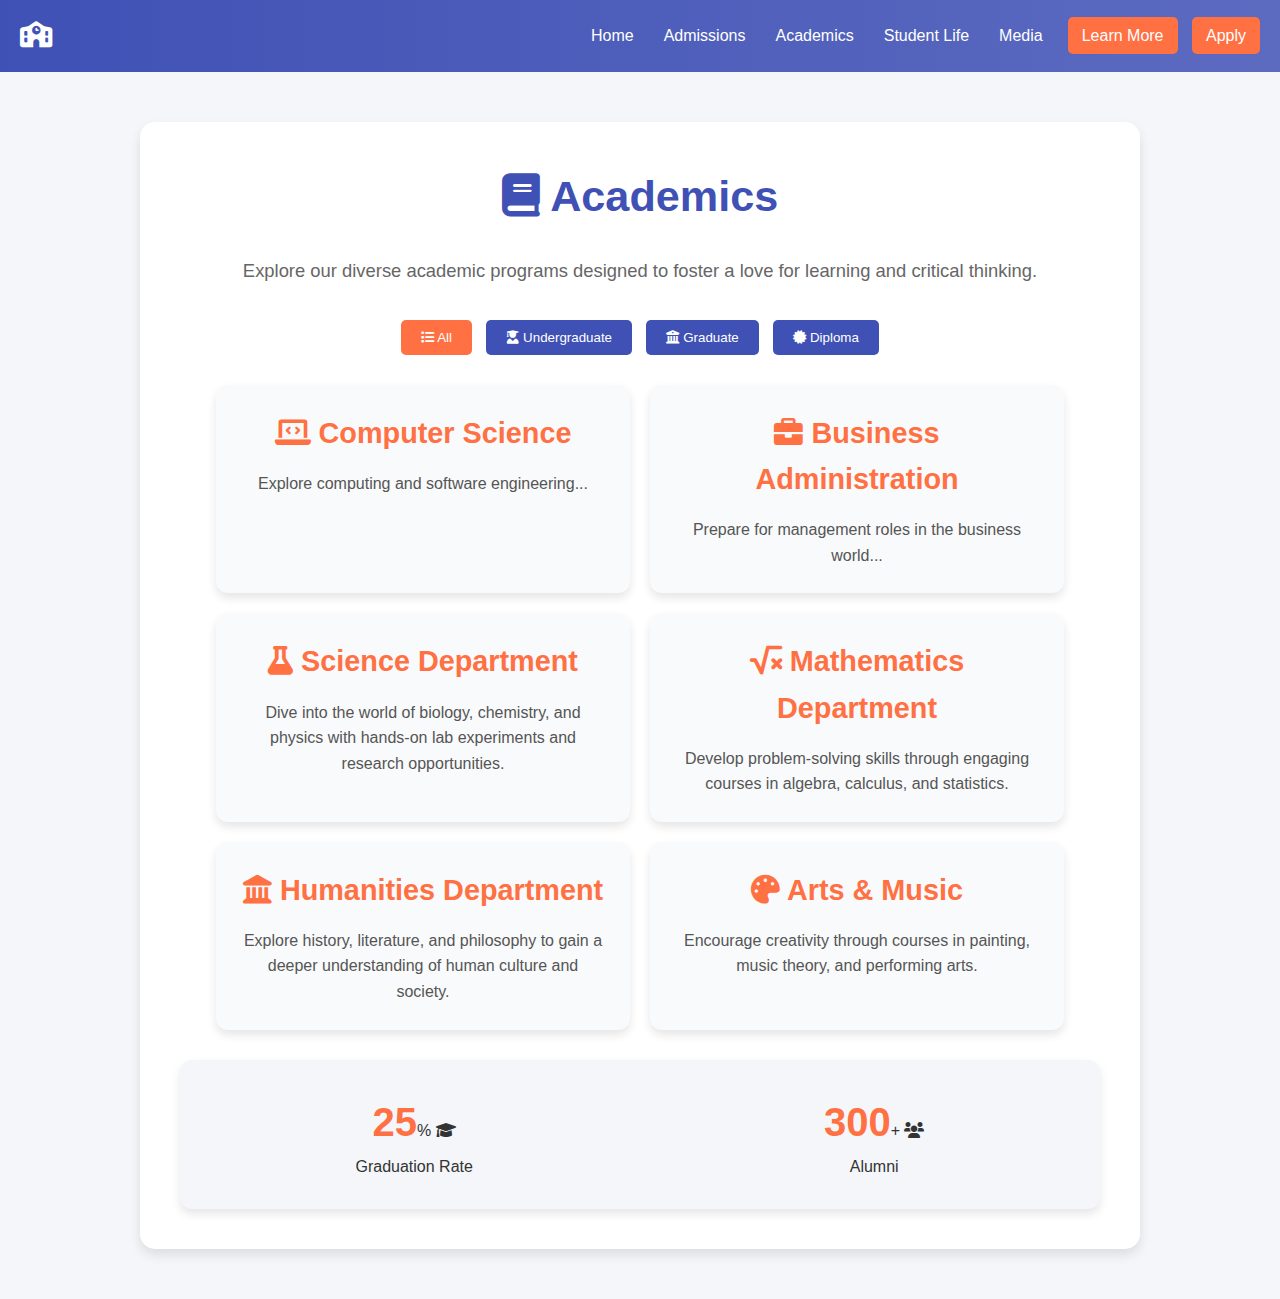
<file: academics.html>
<!DOCTYPE html>
<html lang="en">
<head>
  <meta charset="UTF-8">
  <meta name="viewport" content="width=device-width, initial-scale=1.0">
  <title>About Us - School Website</title>
  <link rel="stylesheet" href="css/academics.css">
  <link href="https://cdnjs.cloudflare.com/ajax/libs/font-awesome/6.0.0-beta3/css/all.min.css" rel="stylesheet">

</head>
<body>

<!-- Header -->
<header class="header">
  <div class="container">
  <div class="logo">
  <i class="fas fa-school"></i> 
</div>
    <!-- Menu Icon for Mobile Toggle -->
    <div id="menu-icon" class="menu-icon">
      &#9776; <!-- Unicode for hamburger menu icon -->
    </div>

    <!-- Menu Content (Initially Hidden on Mobile) -->
    <div class="menu-content">
      <nav class="navbar">
        <a href="index.html">Home</a>
        <a href="admission.html">Admissions</a>
        <a href="academics.html">Academics</a>
        <a href="student.html">Student Life</a>
        <a href="community.html">Media</a>
      </nav>
      
      <div class="actions">
        <a href="learn.html" class="button">Learn More</a>
        <a href="application.html" class="button">Apply</a>
      </div>
    </div>
  </div>
</header>

  </nav>
        </div>
    </header>
    <main class="main-content">
    <section class="academics">
        <h1><i class="fas fa-book"></i> Academics</h1>
        <p>Explore our diverse academic programs designed to foster a love for learning and critical thinking.</p>
    </section>

    <!-- Filterable Categories -->
    <div class="filter-container">
        <button class="filter-btn active" onclick="filterPrograms('all')"><i class="fas fa-list"></i> All</button>
        <button class="filter-btn" onclick="filterPrograms('undergraduate')"><i class="fas fa-user-graduate"></i> Undergraduate</button>
        <button class="filter-btn" onclick="filterPrograms('graduate')"><i class="fas fa-university"></i> Graduate</button>
        <button class="filter-btn" onclick="filterPrograms('diploma')"><i class="fas fa-certificate"></i> Diploma</button>
    </div>

    <!-- Programs Section -->
    <div class="programs">
        <div class="program undergraduate" onclick="openModal('Computer Science', 'Explore computing and software engineering...')">
            <h2><i class="fas fa-laptop-code"></i> Computer Science</h2>
            <p>Explore computing and software engineering...</p>
        </div>
        <div class="program undergraduate" onclick="openModal('Business Administration', 'Prepare for management roles in the business world...')">
            <h2><i class="fas fa-briefcase"></i> Business Administration</h2>
            <p>Prepare for management roles in the business world...</p>
        </div>
        <div class="program graduate" onclick="openModal('Science Department', 'Dive into the world of biology, chemistry, and physics with hands-on lab experiments and research opportunities.')">
            <h2><i class="fas fa-flask"></i> Science Department</h2>
            <p>Dive into the world of biology, chemistry, and physics with hands-on lab experiments and research opportunities.</p>
        </div>
        <div class="program graduate" onclick="openModal('Mathematics Department', 'Develop problem-solving skills through engaging courses in algebra, calculus, and statistics.')">
            <h2><i class="fas fa-square-root-alt"></i> Mathematics Department</h2>
            <p>Develop problem-solving skills through engaging courses in algebra, calculus, and statistics.</p>
        </div>
        <div class="program diploma" onclick="openModal('Humanities Department', 'Explore history, literature, and philosophy to gain a deeper understanding of human culture and society.')">
            <h2><i class="fas fa-landmark"></i> Humanities Department</h2>
            <p>Explore history, literature, and philosophy to gain a deeper understanding of human culture and society.</p>
        </div>
        <div class="program diploma" onclick="openModal('Arts & Music', 'Encourage creativity through courses in painting, music theory, and performing arts.')">
            <h2><i class="fas fa-palette"></i> Arts & Music</h2>
            <p>Encourage creativity through courses in painting, music theory, and performing arts.</p>
        </div>
    </div>

    <!-- Program Details Modal -->
    <div id="programModal" class="modal">
        <div class="modal-content">
            <span class="close" onclick="closeModal()">&times;</span>
            <h2 id="modalTitle">Program Title</h2>
            <p id="modalDescription">Program description goes here...</p>
        </div>
    </div>

    <!-- Statistics Section -->
    <div class="statistics">
        <div class="stat">
            <span class="stat-value" data-count="98">0</span>% 
            <i class="fas fa-graduation-cap"></i>
            <p>Graduation Rate</p>
        </div>
        <div class="stat">
            <span class="stat-value" data-count="1200">0</span>+ 
            <i class="fas fa-users"></i>
            <p>Alumni</p>
        </div>
    </div>
</main>


    <script src="academics.js"></script>
    <script src="learn.js"></script>
</body>
</html>
</file>
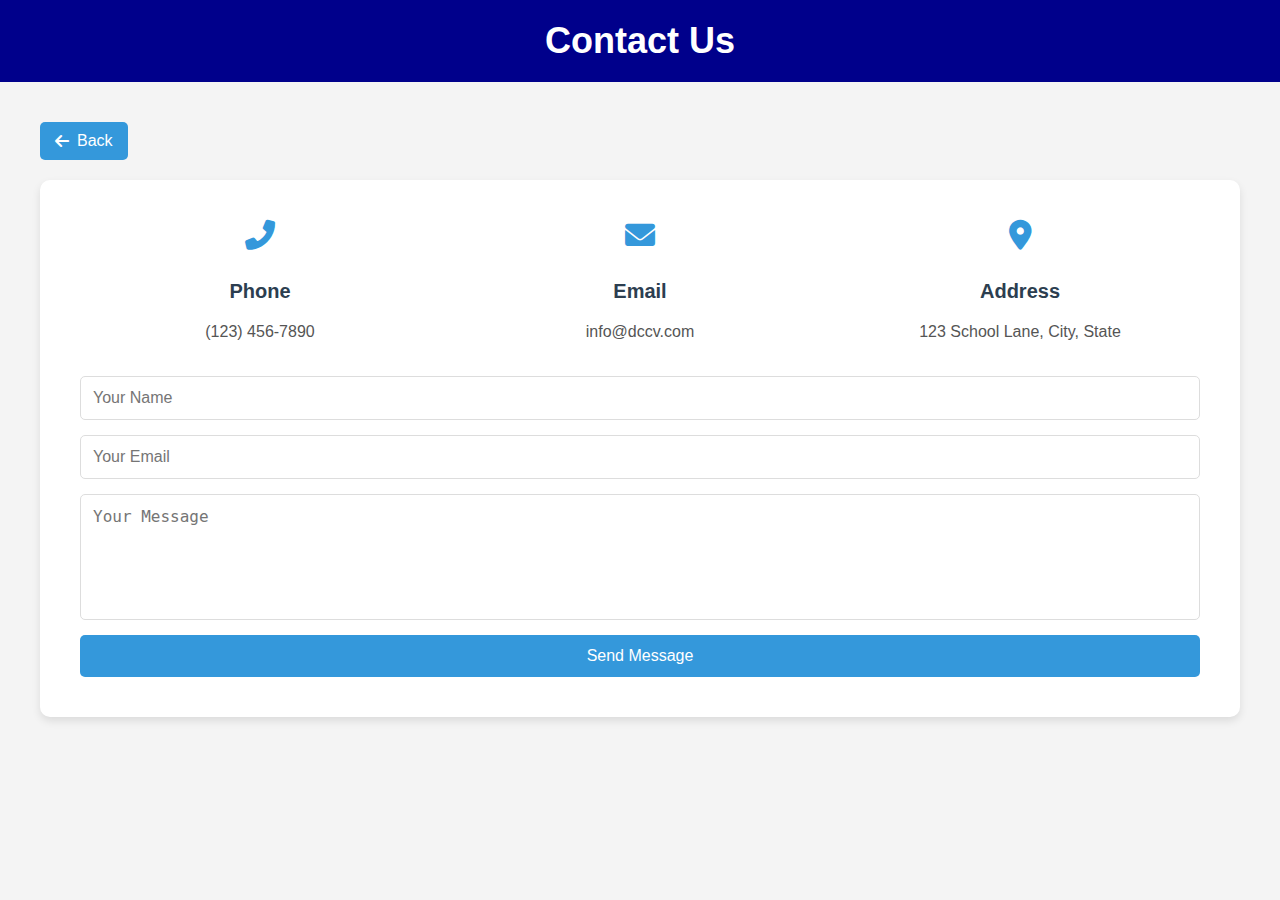
<file: contact.html>
<!DOCTYPE html>
<html lang="en">
<head>
    <meta charset="UTF-8">
    <meta name="viewport" content="width=device-width, initial-scale=1.0">
    <title>Contact Us | School Website</title>
    <link href="https://cdnjs.cloudflare.com/ajax/libs/font-awesome/6.0.0-beta3/css/all.min.css" rel="stylesheet">
    <style>
        /* General Page Styles */
        body {
            font-family: 'Arial', sans-serif;
            margin: 0;
            padding: 0;
            background-color: #f4f4f4;
            color: #333;
        }

        header {
            background-color: darkblue;
            color: white;
            padding: 20px 0;
            text-align: center;
        }

        header h1 {
            margin: 0;
            font-size: 36px;
        }

        .container {
            max-width: 1200px;
            margin: 20px auto;
            padding: 20px;
        }

        .back-button {
            display: inline-flex;
            align-items: center;
            background-color: #3498db;
            color: white;
            text-decoration: none;
            padding: 10px 15px;
            border-radius: 5px;
            font-size: 16px;
            margin-bottom: 20px;
            transition: background-color 0.3s ease;
        }

        .back-button i {
            margin-right: 8px;
        }

        .back-button:hover {
            background-color: #2c81ba;
        }

        .contact-content {
            background: white;
            border-radius: 10px;
            box-shadow: 0 4px 8px rgba(0, 0, 0, 0.1);
            padding: 40px;
            color: #555;
        }

        .contact-info {
            display: flex;
            flex-wrap: wrap;
            justify-content: space-between;
            gap: 20px;
            margin-bottom: 30px;
        }

        .contact-item {
            flex: 1;
            min-width: 300px;
            text-align: center;
        }

        .contact-item i {
            font-size: 30px;
            color: #3498db;
            margin-bottom: 10px;
        }

        .contact-item h3 {
            font-size: 20px;
            color: #2c3e50;
        }

        .contact-item p {
            font-size: 16px;
            margin: 5px 0;
        }

        form {
            display: flex;
            flex-direction: column;
            gap: 15px;
        }

        form input, form textarea, form button {
            padding: 12px;
            border-radius: 5px;
            border: 1px solid #ddd;
            font-size: 16px;
        }

        form textarea {
            resize: none;
            height: 100px;
        }

        form button {
            background-color: #3498db;
            color: white;
            border: none;
            cursor: pointer;
            transition: background-color 0.3s ease;
        }

        form button:hover {
            background-color: #2c81ba;
        }

        /* Responsive Design */
        @media (max-width: 768px) {
            header h1 {
                font-size: 28px;
            }

            .contact-info {
                flex-direction: column;
            }

            .back-button {
                font-size: 14px;
                padding: 8px 12px;
            }
        }
    </style>
</head>
<body>

    <!-- Header Section -->
    <header>
        <h1>Contact Us</h1>
    </header>

    <!-- Main Content -->
    <div class="container">
        <!-- Back Button -->
        <a href="javascript:history.back()" class="back-button">
            <i class="fas fa-arrow-left"></i> Back
        </a>

        <!-- Contact Section -->
        <div class="contact-content">
            <div class="contact-info">
                <!-- Contact Details -->
                <div class="contact-item">
                    <i class="fas fa-phone-alt"></i>
                    <h3>Phone</h3>
                    <p>(123) 456-7890</p>
                </div>
                <div class="contact-item">
                    <i class="fas fa-envelope"></i>
                    <h3>Email</h3>
                    <p>info@dccv.com</p>
                </div>
                <div class="contact-item">
                    <i class="fas fa-map-marker-alt"></i>
                    <h3>Address</h3>
                    <p>123 School Lane, City, State</p>
                </div>
            </div>

            <!-- Contact Form -->
            <form action="/submit-contact-form" method="POST">
                <input type="text" name="name" placeholder="Your Name" required>
                <input type="email" name="email" placeholder="Your Email" required>
                <textarea name="message" placeholder="Your Message" required></textarea>
                <button type="submit">Send Message</button>
            </form>
        </div>
    </div>

</body>
</html>
</file>
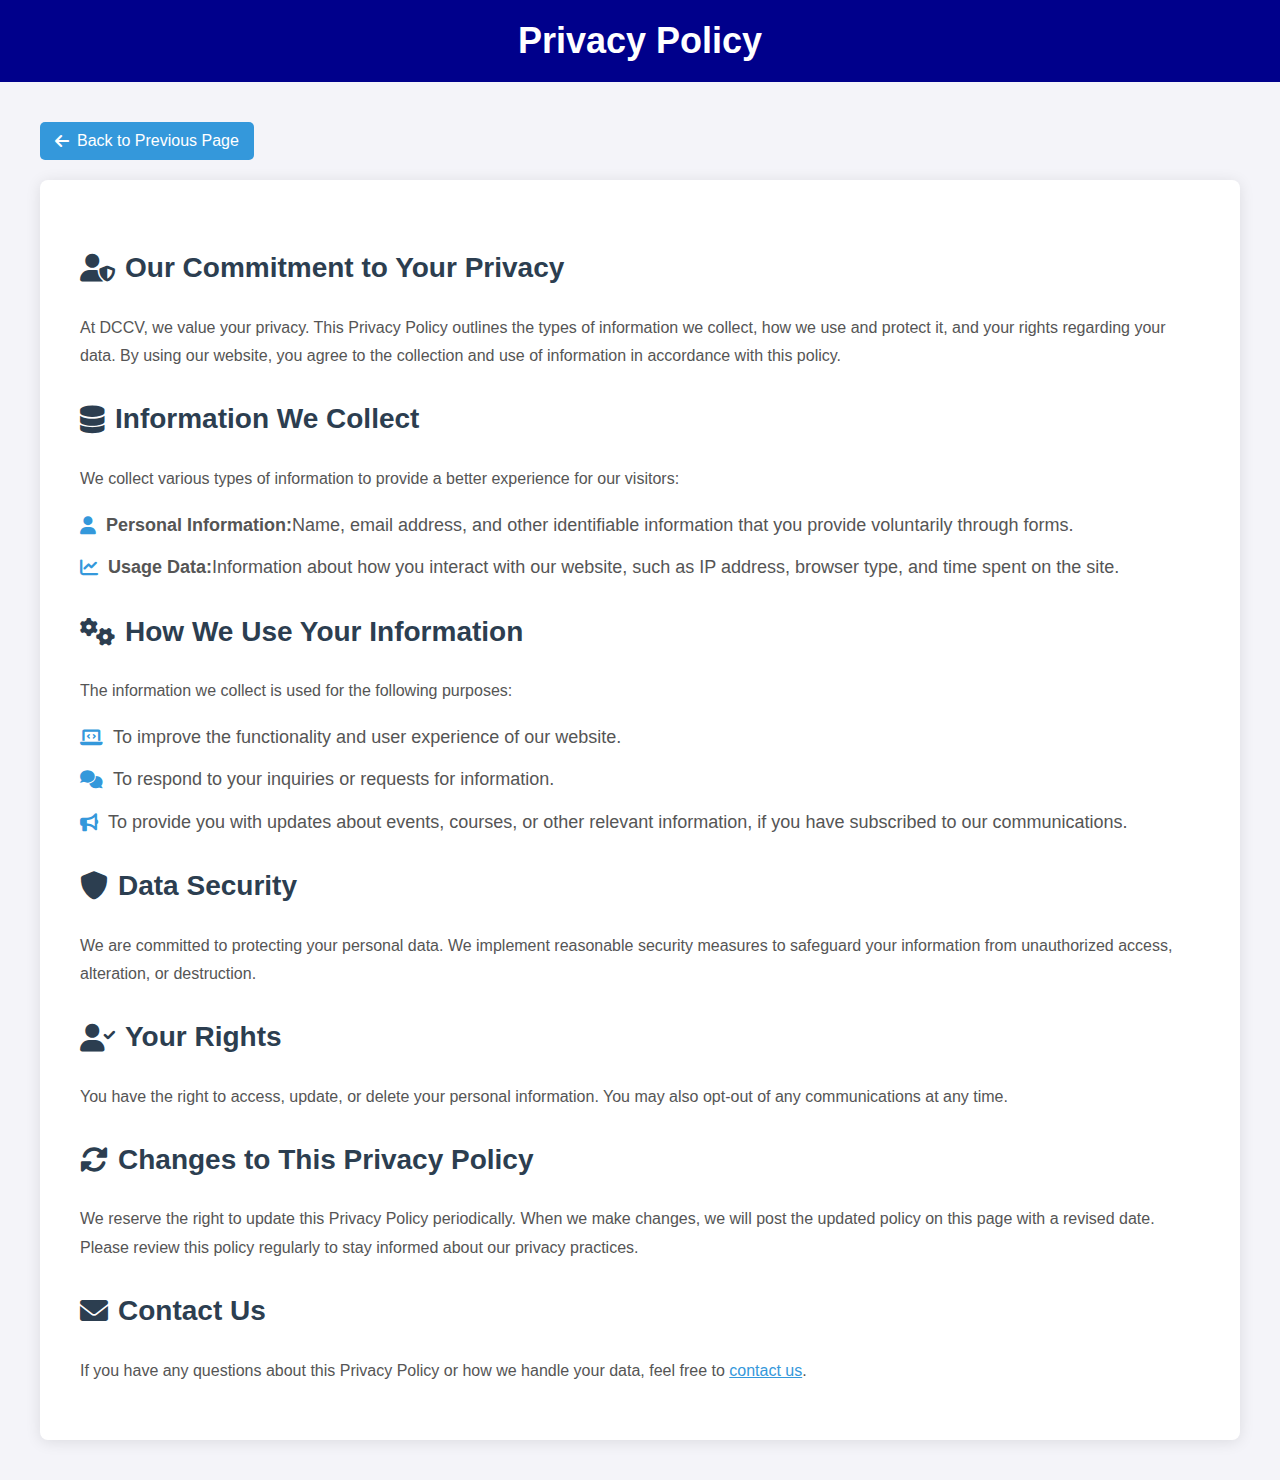
<file: PRIVACY.HTML>
<!DOCTYPE html>
<html lang="en">
<head>
    <meta charset="UTF-8">
    <meta name="viewport" content="width=device-width, initial-scale=1.0">
    <title>Privacy Policy | School Website</title>
    <link href="https://cdnjs.cloudflare.com/ajax/libs/font-awesome/6.0.0-beta3/css/all.min.css" rel="stylesheet">
    <style>
        /* General Page Style */
        body {
            font-family: Arial, sans-serif;
            margin: 0;
            padding: 0;
            background-color: #f4f4f9;
            color: #333;
        }

        header {
            background-color: darkblue;
            color: white;
            padding: 20px 0;
            text-align: center;
        }

        header h1 {
            margin: 0;
            font-size: 36px;
        }

        .container {
            max-width: 1200px;
            margin: 0 auto;
            padding: 40px 20px;
        }
        .back-button {
            display: inline-flex;
            align-items: center;
            background-color: #3498db;
            color: white;
            text-decoration: none;
            padding: 10px 15px;
            border-radius: 5px;
            font-size: 16px;
            margin-bottom: 20px;
            transition: background-color 0.3s ease;
        }

        .back-button i {
            margin-right: 8px;
        }

        .back-button:hover {
            background-color: #2c81ba;
        }
        .privacy-policy-content {
            background-color: white;
            padding: 40px;
            border-radius: 8px;
            box-shadow: 0 2px 15px rgba(0, 0, 0, 0.1);
            line-height: 1.8;
            font-size: 18px;
            color: #555;
        }

        .privacy-policy-content h2 {
            color: #2c3e50;
            font-size: 28px;
            margin-bottom: 20px;
            display: flex;
            align-items: center;
            gap: 10px;
        }

        .privacy-policy-content p {
            font-size: 16px;
            margin-bottom: 15px;
        }

        .privacy-policy-content ul {
            margin: 0;
            padding: 0;
            list-style: none;
        }

        .privacy-policy-content ul li {
            margin-bottom: 10px;
            display: flex;
            align-items: center;
        }

        .privacy-policy-content ul li i {
            color: #3498db;
            margin-right: 10px;
            font-size: 18px;
        }

        /* Responsive Design */
        @media (max-width: 768px) {
            .container {
                padding: 20px;
            }

            .privacy-policy-content {
                padding: 20px;
            }

            header h1 {
                font-size: 28px;
            }

            .back-button {
                font-size: 14px;
                padding: 8px 16px;
            }
        }
    </style>
</head>
<body>

    <!-- Header Section -->
    <header>
        <h1>Privacy Policy</h1>
    </header>

    <div class="container">
        <!-- Back Arrow Button -->
        <a href="javascript:history.back()" class="back-button">
            <i class="fas fa-arrow-left"></i> Back to Previous Page
        </a>

        <!-- Privacy Policy Content -->
        <div class="privacy-policy-content">
            <h2><i class="fas fa-user-shield"></i> Our Commitment to Your Privacy</h2>
            <p>At DCCV, we value your privacy. This Privacy Policy outlines the types of information we collect, how we use and protect it, and your rights regarding your data. By using our website, you agree to the collection and use of information in accordance with this policy.</p>

            <h2><i class="fas fa-database"></i> Information We Collect</h2>
            <p>We collect various types of information to provide a better experience for our visitors:</p>
            <ul>
                <li><i class="fas fa-user"></i> <strong>Personal Information:</strong> Name, email address, and other identifiable information that you provide voluntarily through forms.</li>
                <li><i class="fas fa-chart-line"></i> <strong>Usage Data:</strong> Information about how you interact with our website, such as IP address, browser type, and time spent on the site.</li>
            </ul>

            <h2><i class="fas fa-cogs"></i> How We Use Your Information</h2>
            <p>The information we collect is used for the following purposes:</p>
            <ul>
                <li><i class="fas fa-laptop-code"></i> To improve the functionality and user experience of our website.</li>
                <li><i class="fas fa-comments"></i> To respond to your inquiries or requests for information.</li>
                <li><i class="fas fa-bullhorn"></i> To provide you with updates about events, courses, or other relevant information, if you have subscribed to our communications.</li>
            </ul>

            <h2><i class="fas fa-shield-alt"></i> Data Security</h2>
            <p>We are committed to protecting your personal data. We implement reasonable security measures to safeguard your information from unauthorized access, alteration, or destruction.</p>

            <h2><i class="fas fa-user-check"></i> Your Rights</h2>
            <p>You have the right to access, update, or delete your personal information. You may also opt-out of any communications at any time.</p>

            <h2><i class="fas fa-sync-alt"></i> Changes to This Privacy Policy</h2>
            <p>We reserve the right to update this Privacy Policy periodically. When we make changes, we will post the updated policy on this page with a revised date. Please review this policy regularly to stay informed about our privacy practices.</p>

            <h2><i class="fas fa-envelope"></i> Contact Us</h2>
            <p>If you have any questions about this Privacy Policy or how we handle your data, feel free to <a href="contact.html" style="color: #3498db;">contact us</a>.</p>
        </div>
    </div>

</body>
</html>
</file>
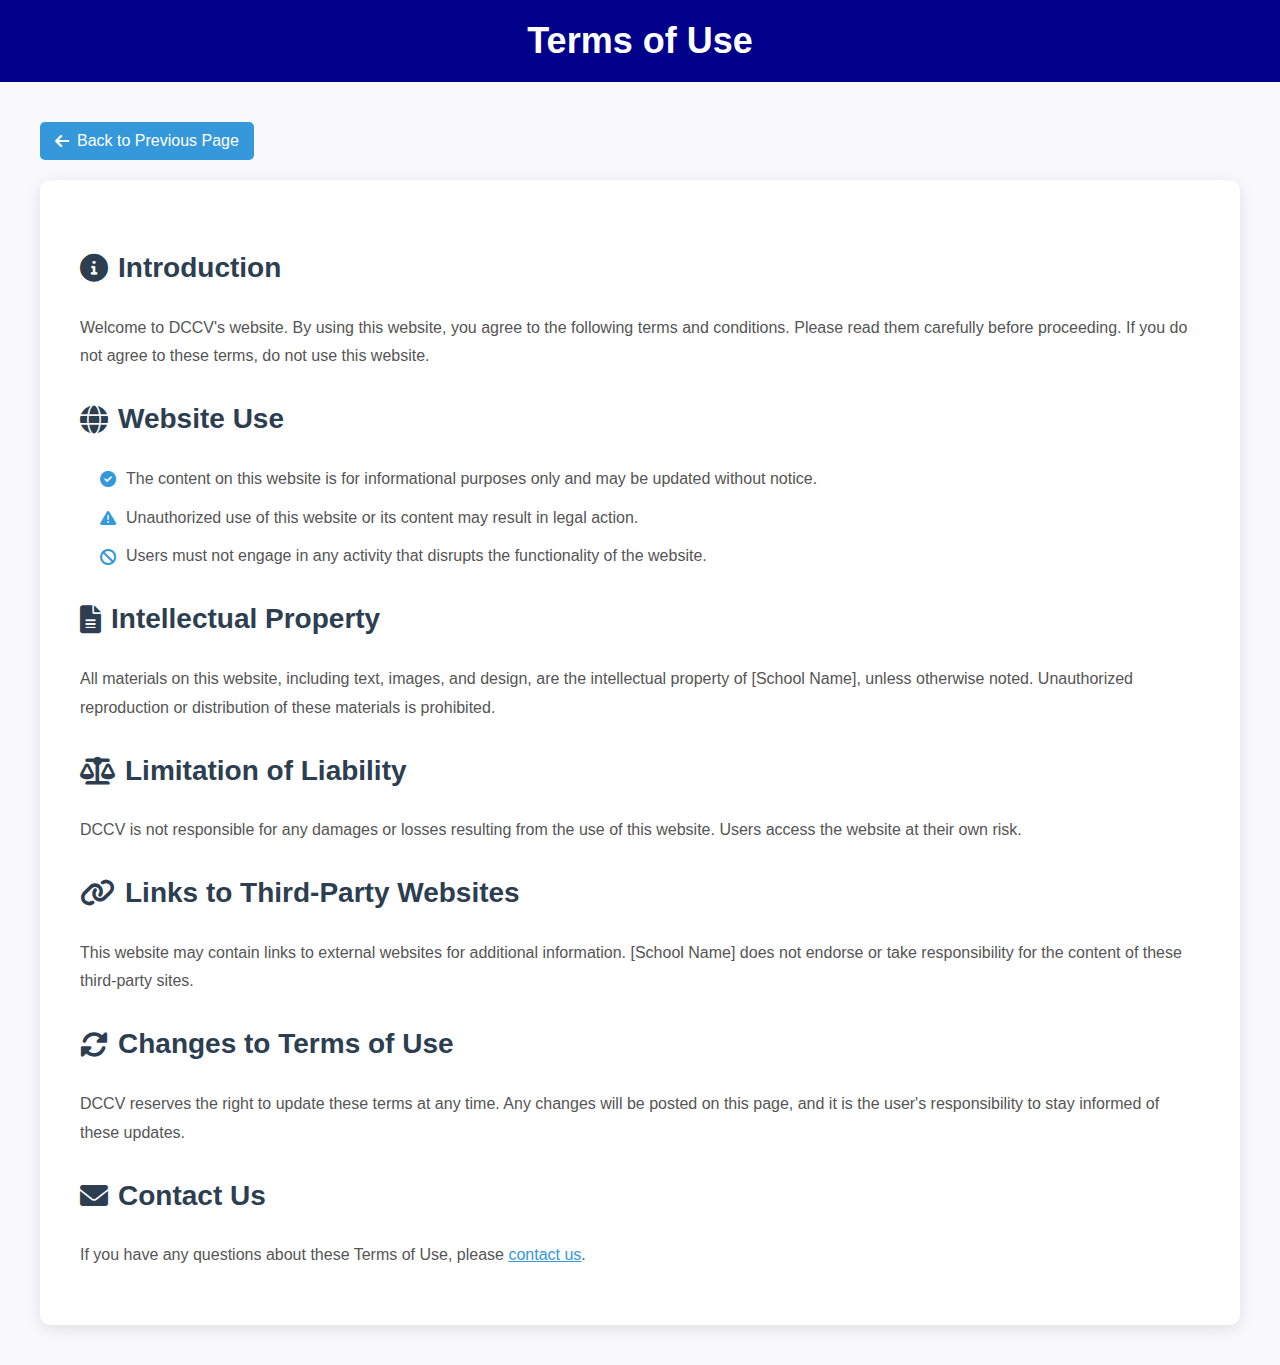
<file: terms.html>
<!DOCTYPE html>
<html lang="en">
<head>
    <meta charset="UTF-8">
    <meta name="viewport" content="width=device-width, initial-scale=1.0">
    <title>Terms of Use | School Website</title>
    <link href="https://cdnjs.cloudflare.com/ajax/libs/font-awesome/6.0.0-beta3/css/all.min.css" rel="stylesheet">
    <style>
        /* General Page Style */
        body {
            font-family: 'Arial', sans-serif;
            margin: 0;
            padding: 0;
            background-color: #f9f9fb;
            color: #333;
        }

        header {
            background-color: darkblue;
            color: white;
            padding: 20px 0;
            text-align: center;
        }

        header h1 {
            margin: 0;
            font-size: 36px;
        }

        .container {
            max-width: 1200px;
            margin: 0 auto;
            padding: 40px 20px;
        }

        .back-button {
            display: inline-flex;
            align-items: center;
            background-color: #3498db;
            color: white;
            text-decoration: none;
            padding: 10px 15px;
            border-radius: 5px;
            font-size: 16px;
            margin-bottom: 20px;
            transition: background-color 0.3s ease;
        }

        .back-button i {
            margin-right: 8px;
        }

        .back-button:hover {
            background-color: #2c81ba;
        }

        .terms-content {
            background: white;
            border-radius: 10px;
            box-shadow: 0 4px 15px rgba(0, 0, 0, 0.1);
            padding: 40px;
            line-height: 1.8;
            color: #555;
        }

        .terms-content h2 {
            font-size: 28px;
            color: #2c3e50;
            margin-bottom: 20px;
            display: flex;
            align-items: center;
            gap: 10px;
        }

        .terms-content p {
            font-size: 16px;
            margin-bottom: 15px;
        }

        .terms-content ul {
            margin: 10px 0 20px;
            padding-left: 20px;
            list-style: none;
        }

        .terms-content ul li {
            margin-bottom: 10px;
            display: flex;
            align-items: center;
        }

        .terms-content ul li i {
            color: #3498db;
            margin-right: 10px;
        }

        /* Responsive Design */
        @media (max-width: 768px) {
            .container {
                padding: 20px;
            }

            .terms-content {
                padding: 20px;
            }

            header h1 {
                font-size: 28px;
            }

            .back-button {
                font-size: 14px;
                padding: 8px 16px;
            }
        }
    </style>
</head>
<body>

    <!-- Header Section -->
    <header>
        <h1>Terms of Use</h1>
    </header>

    <div class="container">
        <!-- Back Arrow Button -->
        <a href="javascript:history.back()" class="back-button">
            <i class="fas fa-arrow-left"></i> Back to Previous Page
        </a>

        <!-- Terms of Use Content -->
        <div class="terms-content">
            <h2><i class="fas fa-info-circle"></i> Introduction</h2>
            <p>Welcome to DCCV's website. By using this website, you agree to the following terms and conditions. Please read them carefully before proceeding. If you do not agree to these terms, do not use this website.</p>

            <h2><i class="fas fa-globe"></i> Website Use</h2>
            <ul>
                <li><i class="fas fa-check-circle"></i> The content on this website is for informational purposes only and may be updated without notice.</li>
                <li><i class="fas fa-exclamation-triangle"></i> Unauthorized use of this website or its content may result in legal action.</li>
                <li><i class="fas fa-ban"></i> Users must not engage in any activity that disrupts the functionality of the website.</li>
            </ul>

            <h2><i class="fas fa-file-alt"></i> Intellectual Property</h2>
            <p>All materials on this website, including text, images, and design, are the intellectual property of [School Name], unless otherwise noted. Unauthorized reproduction or distribution of these materials is prohibited.</p>

            <h2><i class="fas fa-balance-scale"></i> Limitation of Liability</h2>
            <p>DCCV is not responsible for any damages or losses resulting from the use of this website. Users access the website at their own risk.</p>

            <h2><i class="fas fa-link"></i> Links to Third-Party Websites</h2>
            <p>This website may contain links to external websites for additional information. [School Name] does not endorse or take responsibility for the content of these third-party sites.</p>

            <h2><i class="fas fa-sync-alt"></i> Changes to Terms of Use</h2>
            <p>DCCV reserves the right to update these terms at any time. Any changes will be posted on this page, and it is the user's responsibility to stay informed of these updates.</p>

            <h2><i class="fas fa-envelope"></i> Contact Us</h2>
            <p>If you have any questions about these Terms of Use, please <a href="contact.html" style="color: #3498db;">contact us</a>.</p>
        </div>
    </div>

</body>
</html>
</file>
<file: css/academics.css>
/* Reset */
* {
  margin: 0;
  padding: 0;
  box-sizing: border-box;
}

body {
  font-family: Arial, sans-serif;
  color: #333;
  background: #f4f6f9;
  line-height: 1.6;
}

/* Header */
.header {
  background: linear-gradient(90deg, #3f51b5, #5c6bc0);
  padding: 15px 20px;
  display: flex;
  justify-content: space-between;
  align-items: center;
  color: #ffffff;
}

.header .container {
  display: flex;
  justify-content: space-between;
  align-items: center;
  width: 100%;
}

.logo {
  font-size: 26px;
  font-weight: bold;
  letter-spacing: 1px;
}

.navbar {
  display: flex;
}

.navbar a {
  margin: 0 15px;
  color: #ffffff;
  text-decoration: none;
  font-weight: 500;
  transition: color 0.3s;
}

.navbar a:hover {
  color: #ffeb3b;
}

.actions .button {
  background-color: #ff7043;
  color: white;
  padding: 10px 14px;
  margin-left: 10px;
  text-decoration: none;
  border-radius: 5px;
  transition: background-color 0.3s;
}

.actions .button:hover {
  background-color: #ff5722;
}

/* Mobile Styles */
@media (max-width: 768px) {
  .header {
    padding: 10px 15px; /* Reduced padding for mobile */
  }

  .logo {
    font-size: 22px; /* Smaller logo size for mobile */
  }

  .navbar {
    flex-direction: column; /* Stack navbar links vertically */
    align-items: flex-start; /* Align links to the start */
    margin-top: 10px; /* Add space above navbar */
  }

  .navbar a {
    margin: 5px 0; /* Reduced margin between links */
    font-size: 16px; /* Smaller font size for navbar links */
  }

  .actions .button {
    padding: 8px 12px; /* Smaller padding for buttons */
    font-size: 14px; /* Smaller font size for buttons */
    margin-left: 0; /* Remove left margin */
    margin-top: 10px; /* Add top margin for spacing */
  }
}

/* Extra Small Devices */
@media (max-width: 480px) {
  .header {
    padding: 8px 10px; /* Further reduced padding for very small screens */
  }

  .logo {
    font-size: 20px; /* Further reduced logo size */
  }

  .navbar a {
    font-size: 14px; /* Further reduced font size for navbar links */
  }

  .actions .button {
    font-size: 12px; /* Further reduced button font size */
  }
}
/* Main Content */
.main-content {
  max-width: 1000px;
  margin: 50px auto;
  padding: 40px;
  background: #ffffff;
  border-radius: 15px;
  box-shadow: 0 6px 12px rgba(0, 0, 0, 0.1);
  text-align: center;
}

/* Academics Section */
.academics h1 {
  font-size: 2.7em;
  color: #3f51b5;
  margin-bottom: 25px;
  font-weight: bold;
}

.academics p {
  font-size: 1.15em;
  margin-bottom: 35px;
  color: #666;
}

/* Program Boxes */
.programs {
  display: flex;
  flex-wrap: wrap;
  gap: 20px;
  justify-content: center;
}

.program {
  background: #f9fafb;
  padding: 25px;
  border-radius: 12px;
  width: 45%;
  box-shadow: 0 5px 10px rgba(0, 0, 0, 0.1);
  transition: transform 0.3s, box-shadow 0.3s, background-color 0.3s;
  position: relative;
}

.program::after {
  content: "";
  position: absolute;
  inset: 0;
  background: linear-gradient(120deg, rgba(63, 81, 181, 0.1), rgba(255, 112, 67, 0.1));
  border-radius: 12px;
  opacity: 0;
  transition: opacity 0.3s;
}

.program:hover {
  transform: scale(1.05);
  box-shadow: 0 10px 20px rgba(0, 0, 0, 0.2);
  background-color: #f1f3f5;
}

.program:hover::after {
  opacity: 1;
}

.program h2 {
  font-size: 1.8em;
  color: #ff7043;
  margin-bottom: 15px;
  font-weight: bold;
}

.program p {
  font-size: 1em;
  color: #555;
  line-height: 1.6;
}

/* Footer */
.footer {
  text-align: center;
  padding: 25px;
  background: linear-gradient(90deg, #3f51b5, #5c6bc0);
  color: #ffffff;
  font-size: 1em;
  font-weight: 500;
  margin-top: 40px;
  border-radius: 0 0 10px 10px;
  box-shadow: 0 -2px 8px rgba(0, 0, 0, 0.15);
}

/* Filterable Categories */
.filter-container {
  text-align: center;
  margin-bottom: 30px;
}

.filter-btn {
  padding: 10px 20px;
  background-color: #3f51b5;
  color: white;
  border: none;
  border-radius: 5px;
  margin: 0 5px;
  cursor: pointer;
  transition: background-color 0.3s;
}

.filter-btn:hover {
  background-color: #5c6bc0;
}

.filter-btn.active {
  background-color: #ff7043;
}

/* Program Modal */
.modal {
  display: none;
  position: fixed;
  z-index: 1000;
  left: 0;
  top: 0;
  width: 100%;
  height: 100%;
  background-color: rgba(0, 0, 0, 0.6);
  justify-content: center;
  align-items: center;
}

.modal-content {
  background-color: #ffffff;
  padding: 20px;
  border-radius: 10px;
  width: 90%;
  max-width: 600px;
  text-align: left;
  box-shadow: 0 5px 10px rgba(0, 0, 0, 0.2);
  position: relative;
}

.close {
  position: absolute;
  top: 10px;
  right: 15px;
  font-size: 24px;
  cursor: pointer;
  color: #333;
}

/* Statistics Section */
.statistics {
  display: flex;
  justify-content: space-around;
  background-color: #f4f6f9;
  padding: 30px 0;
 margin-top: 30px;
  border-radius: 12px;
  box-shadow: 0 5px 10px rgba(0, 0, 0, 0.1);
}

.stat {
  text-align: center;
}

.stat-value {
  font-size: 2.5em;
  color: #ff7043;
  font-weight: bold;
}

/* Accordion FAQ Section */
.accordion {
  max-width: 800px;
  margin: 20px auto;
  background: #ffffff;
  border-radius: 8px;
  box-shadow: 0 4px 8px rgba(0, 0, 0, 0.1);
}

.accordion-item {
  border-bottom: 1px solid #ddd;
}

.accordion-title {
  padding: 15px;
  font-size: 1.1em;
  font-weight: bold;
  cursor: pointer;
  background: #f1f3f5;
  transition: background 0.3s;
}

.accordion-title:hover {
  background: #e3e8ee;
}

.accordion-content {
  padding: 15px;
  display: none;
  background: #ffffff;
}

/* Responsive Design */
@media (max-width: 768px) {
  .main-content {
    padding: 20px; /* Reduced padding for mobile */
    margin: 20px auto; /* Reduced margin for mobile */
  }

  .academics h1 {
    font-size: 2em; /* Smaller font size for heading */
  }

  .academics p {
    font-size: 1em; /* Smaller font size for paragraph */
  }

  .program {
    width: 100%; /* Full width for program boxes */
    margin-bottom: 20px; /* Space between program boxes */
  }

  .program h2 {
    font-size: 1.5em; /* Smaller font size for program titles */
  }

  .program p {
    font-size: 0.9em; /* Smaller font size for program descriptions */
  }

  .footer {
    padding: 15px; /* Reduced padding for footer */
    font-size: 0.9em; /* Smaller font size for footer text */
  }
/* Filterable Categories */
.filter-container {
  display: flex; /* Use flexbox for alignment */
  flex-wrap: wrap; /* Allow buttons to wrap on smaller screens */
  justify-content: center; /* Center the buttons */
  margin-bottom: 30px;
}

.filter-btn {
  padding: 10px 20px; /* Default padding for larger screens */
  background-color: #3f51b5; /* Default background color */
  color: white;
  border: none;
  border-radius: 5px;
  margin: 5px; /* Margin for spacing between buttons */
  cursor: pointer;
  transition: background-color 0.3s, transform 0.2s;
}

.filter-btn:hover {
  background-color: #5c6bc0; /* Hover color */
}

.filter-btn.active {
  background-color: #ff7043; /* Active button color */
}

/* Responsive Design for Mobile */
@media (max-width: 768px) {
  .filter-container {
    flex-direction: column; /* Stack buttons vertically on mobile */
    align-items: center; /* Center align buttons */
  }

  .filter-btn {
    padding: 12px 25px; /* Increased padding for mobile */
    font-size: 1em; /* Slightly larger font size for better readability */
    background-color: #ff7043; /* Change background color for mobile */
    border: 1px solid #3f51b5; /* Add a border for contrast */
    box-shadow: 0 2px 5px rgba(0, 0, 0, 0.2); /* Add a subtle shadow */
    width: 80%; /* Set a width for buttons to ensure they are uniform */
    max-width: 300px; /* Maximum width for buttons */
  }

  .filter-btn:hover {
    background-color: #ff5722; /* Darker hover color for mobile */
    transform: scale(1.05); /* Slightly scale up on hover */
  }

  .filter-btn.active {
    background-color: #3f51b5; /* Change active button color for mobile */
    color: #ffffff; /* Ensure text is readable */
  }
}

/* Reset */
* {
  margin: 0;
  padding: 0;
  box-sizing: border-box;
}

body {
  font-family: Arial, sans-serif;
  color: #333;
  background: #f4f6f9;
  line-height: 1.6;
}

/* Header */
.header {
  background: linear-gradient(90deg, #3f51b5, #5c6bc0);
  padding: 15px 20px;
  display: flex;
  justify-content: space-between;
  align-items: center;
  color: #ffffff;
}

.header .container {
  display: flex;
  justify-content: space-between;
  align-items: center;
  width: 100%;
}

.logo {
  font-size: 26px;
  font-weight: bold;
  letter-spacing: 1px;
}

.navbar {
  display: flex;
}

.navbar a {
  margin: 0 15px;
  color: #ffffff;
  text-decoration: none;
  font-weight: 500;
  transition: color 0.3s;
}

.navbar a:hover {
  color: #ffeb3b;
}

.actions .button {
  background-color: #ff7043;
  color: white;
  padding: 10px 14px;
  margin-left: 10px;
  text-decoration: none;
  border-radius: 5px;
  transition: background-color 0.3s;
}

.actions .button:hover {
  background-color: #ff5722;
}

/* Mobile Styles */
@media (max-width: 768px) {
  .header {
    padding: 10px 15px; /* Reduced padding for mobile */
  }

  .logo {
    font-size: 22px; /* Smaller logo size for mobile */
  }

  .navbar {
    flex-direction: column; /* Stack navbar links vertically */
    align-items: flex-start; /* Align links to the start */
    margin-top: 10px; /* Add space above navbar */
  }

  .navbar a {
    margin: 5px 0; /* Reduced margin between links */
    font-size: 16px; /* Smaller font size for navbar links */
  }

  .actions .button {
    padding: 8px 12px; /* Smaller padding for buttons */
    font-size: 14px; /* Smaller font size for buttons */
    margin-left: 0; /* Remove left margin */
    margin-top: 10px; /* Add top margin for spacing */
  }
}

/* Extra Small Devices */
@media (max-width: 480px) {
  .header {
    padding: 8px 10px; /* Further reduced padding for very small screens */
  }

  .logo {
    font-size: 20px; /* Further reduced logo size */
  }

  .navbar a {
    font-size: 14px; /* Further reduced font size for navbar links */
  }

  .actions .button {
    font-size: 12px; /* Further reduced button font size */
  }
}

/* Main Content */
.main-content {
  max-width: 1000px;
  margin: 50px auto;
  padding: 40px;
  background: #ffffff;
  border-radius: 15px;
  box-shadow: 0 6px 12px rgba(0, 0, 0, 0.1);
  text-align: center;
}

/* Academics Section */
.academics h1 {
  font-size: 2.7em;
  color: #3f51b5;
  margin-bottom: 25px;
  font-weight: bold;
}

.academics p {
  font-size: 1.15em;
  margin-bottom: 35px;
  color: #666;
}

/* Program Boxes */
.programs {
  display: flex;
  flex-wrap: wrap;
  gap: 20px;
  justify-content: center;
}

.program {
  background: #f9fafb;
  padding: 25px;
  border-radius: 12px;
  width: 45%;
  box-shadow: 0 5px 10px rgba(0, 0, 0, 0.1);
  transition: transform 0.3s, box-shadow 0.3s, background-color 0.3s;
  position: relative;
}

.program::after {
  content: "";
  position: absolute;
  inset: 0;
  background: linear-gradient(120deg, rgba(63, 81, 181, 0.1), rgba(255, 112, 67, 0.1));
  border-radius: 12px;
  opacity: 0;
  transition: opacity 0.3s;
}

.program:hover {
  transform: scale(1.05);
  box-shadow: 0 10px 20px rgba(0, 0, 0, 0.2);
  background-color: #f1f3f5;
}

.program:hover::after {
  opacity: 1;
}

.program h2 {
  font-size: 1.8em;
  color: #ff7043;
  margin-bottom: 15px;
  font-weight: bold;
}

.program p {
  font-size: 1em;
  color: #555;
  line-height: 1.6;
}

/* Footer */
.footer {
  text-align: center;
  padding: 25px;
  background: linear-gradient(90deg, #3f51b5, #5c6bc0);
  color: #ffffff;
  font-size: 1em;
  font-weight: 500;
  margin-top: 40px;
  border-radius: 0 0 10px 10px;
  box-shadow: 0 -2px 8px rgba(0, 0, 0, 0.15);
}

/* Filterable Categories */
.filter-container {
  text-align: center;
  margin-bottom: 30px;
}

.filter-btn {
  padding: 10px 20px;
  background-color: #3f51b5;
  color: white;
  border: none;
  border-radius: 5px;
  margin: 0 5px;
  cursor: pointer;
  transition: background-color 0.3s;
}

.filter-btn:hover {
  background-color: #5c6bc0;
}

.filter-btn.active {
  background-color: #ff7043;
}

/* Program Modal */
.modal {
  display: none;
  position: fixed;
  z-index: 1000;
  left: 0;
  top: 0;
  width: 100%;
  height: 100%;
  background-color: rgba(0, 0, 0, 0.6);
  justify-content: center;
  align-items: center;
}

.modal-content {
  background-color: #ffffff;
  padding: 20px;
  border-radius: 10px;
  width: 90%;
  max-width: 600px;
  text-align: left;
  box-shadow: 0 5px 10px rgba(0, 0, 0, 0.2);
  position: relative;
}

.close {
  position: absolute;
  top: 10px;
  right: 15px;
  font-size: 24px;
  cursor: pointer;
  color: #333;
}

/* Statistics Section */
.statistics {
  display: flex;
  justify-content: space-around;
  background-color: #f4f6f9;
  padding: 30px 0;
 margin-top: 30px;
  border-radius: 12px;
  box-shadow: 0 5px 10px rgba(0, 0, 0, 0.1);
}

.stat {
  text-align: center;
}

.stat-value {
  font-size: 2.5em;
  color: #ff7043;
  font-weight: bold;
}

/* Accordion FAQ Section */
.accordion {
  max-width: 800px;
  margin: 20px auto;
  background: #ffffff;
  border-radius: 8px;
  box-shadow: 0 4px 8px rgba(0, 0, 0, 0.1);
}

.accordion-item {
  border-bottom: 1px solid #ddd;
}

.accordion-title {
  padding: 15px;
  font-size: 1.1em;
  font-weight: bold;
  cursor: pointer;
  background: #f1f3f5;
  transition: background 0.3s;
}

.accordion-title:hover {
  background: #e3e8ee;
}

.accordion-content {
  padding: 15px;
  display: none;
  background: #ffffff;
}

/* Responsive Design */
@media (max-width: 768px) {
  .main-content {
    padding: 20px; /* Reduced padding for mobile */
    margin: 20px auto; /* Reduced margin for mobile */
  }

  .academics h1 {
    font-size: 2em; /* Smaller font size for heading */
  }

  .academics p {
    font-size: 1em; /* Smaller font size for paragraph */
  }

  .program {
    width: 100%; /* Full width for program boxes */
    margin-bottom: 20px; /* Space between program boxes */
  }

  .program h2 {
    font-size: 1.5em; /* Smaller font size for program titles */
  }

  .program p {
    font-size: 0.9em; /* Smaller font size for program descriptions */
  }

  .footer {
    padding: 15px; /* Reduced padding for footer */
    font-size: 0.9em; /* Smaller font size for footer text */
  }

  /* Filterable Categories */
  .filter-container {
    display: flex; /* Use flexbox for alignment */
    flex-wrap: wrap; /* Allow buttons to wrap on smaller screens */
    justify-content: center; /* Center the buttons */
    margin-bottom: 30px;
  }

  .filter-btn {
    padding: 12px 25px; /* Increased padding for mobile */
    font-size: 1em; /* Slightly larger font size for better readability */
    background-color: #ff7043; /* Change background color for mobile */
    border: 1px solid #3f51b5; /* Add a border for contrast */
    box-shadow: 0 2px 5px rgba(0, 0, 0, 0.2); /* Add a subtle shadow */
    width: 80%; /* Set a width for buttons to ensure they are uniform */
    max-width: 300px; /* Maximum width for buttons */
  }

  .filter-btn:hover {
    background-color: #ff5722; /* Darker hover color for mobile */
    transform: scale(1.05); /* Slightly scale up on hover */
  }

  .filter-btn.active {
    background-color: #3f51b5; /* Change active button color for mobile */
    color: #ffffff; /* Ensure text is readable */
  }

  .statistics {
    flex-direction: column; /* Stack statistics vertically */
    padding: 20px; /* Reduced padding for mobile */
  }

  .stat {
    margin-bottom: 20px; /* Space between statistics */
  }

  .accordion-title {
    font-size: 1em; /* Smaller font size for accordion titles */
  }

  .accordion-content {
    padding: 10px; /* Reduced padding for accordion content */
  }
}


  .statistics {
    flex-direction: column; /* Stack statistics vertically */
    padding: 20px; /* Reduced padding for mobile */
  }

  .stat {
    margin-bottom: 20px; /* Space between statistics */
  }

  .accordion-title {
    font-size: 1em; /* Smaller font size for accordion titles */
  }

  .accordion-content {
    padding: 10px; /* Reduced padding for accordion content */
  }
}

/* Responsive Design */
@media (max-width: 768px) {
  .section {
    flex-direction: column;
    padding: 25px;
  }

  .section .text,
  .section .image {
    width: 100%;
    padding: 0;
  }

  .section .image {
    margin-top: 20px;
  }
}

 /* Responsive Design */
 @media (max-width: 768px) {
  .section {
    flex-direction: column;
    padding: 25px;
  }

  .section .text,
  .section .image {
    width: 100%;
    padding: 0;
  }

  .section .image {
    margin-top: 20px;
  }
}

/* General styling for menu icon */
.menu-icon {
display: none;
font-size: 24px;
color: #ffffff;
cursor: pointer;
}

/* Desktop Styles */
@media (min-width: 769px) {
.menu-content {
  display: flex; /* Show menu content on desktop */
  flex-direction: row;
}
}

/* Mobile Styles */
@media (max-width: 768px) {
.menu-icon {
  display: block; /* Show menu icon on mobile */
}

.menu-content {
  display: none; /* Hide menu content on mobile by default */
  flex-direction: column;
  background-color: #3f51b5;
  padding: 10px;
  width: 100%;
  position: absolute;
  top: 50px; /* Position it under the header */
  left: 0;
  z-index: 1;
}

/* Show menu content when active */
.menu-content.active {
  display: flex;
}

/* Style menu items on mobile */
.navbar a, .actions .button {
  margin: 10px 0;
  color: #ffffff;
  text-decoration: none;
}
}
</file>
